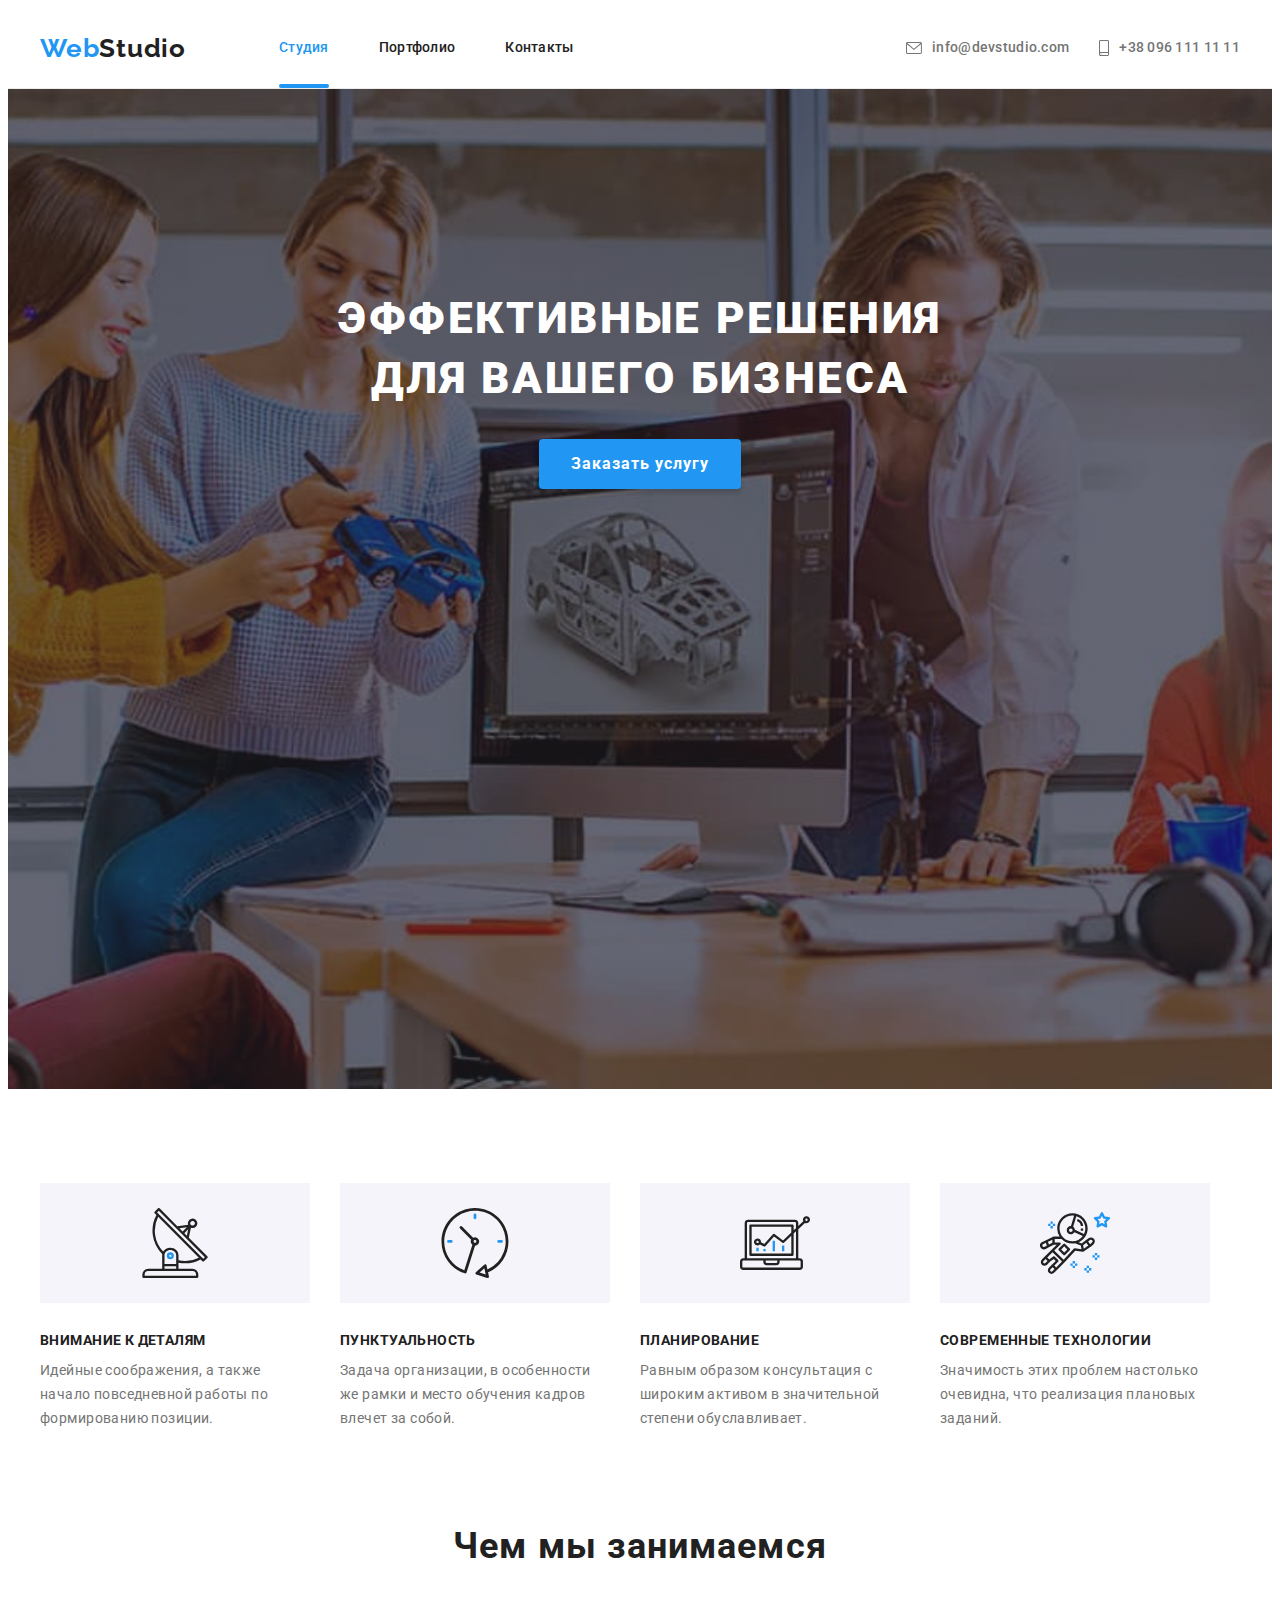
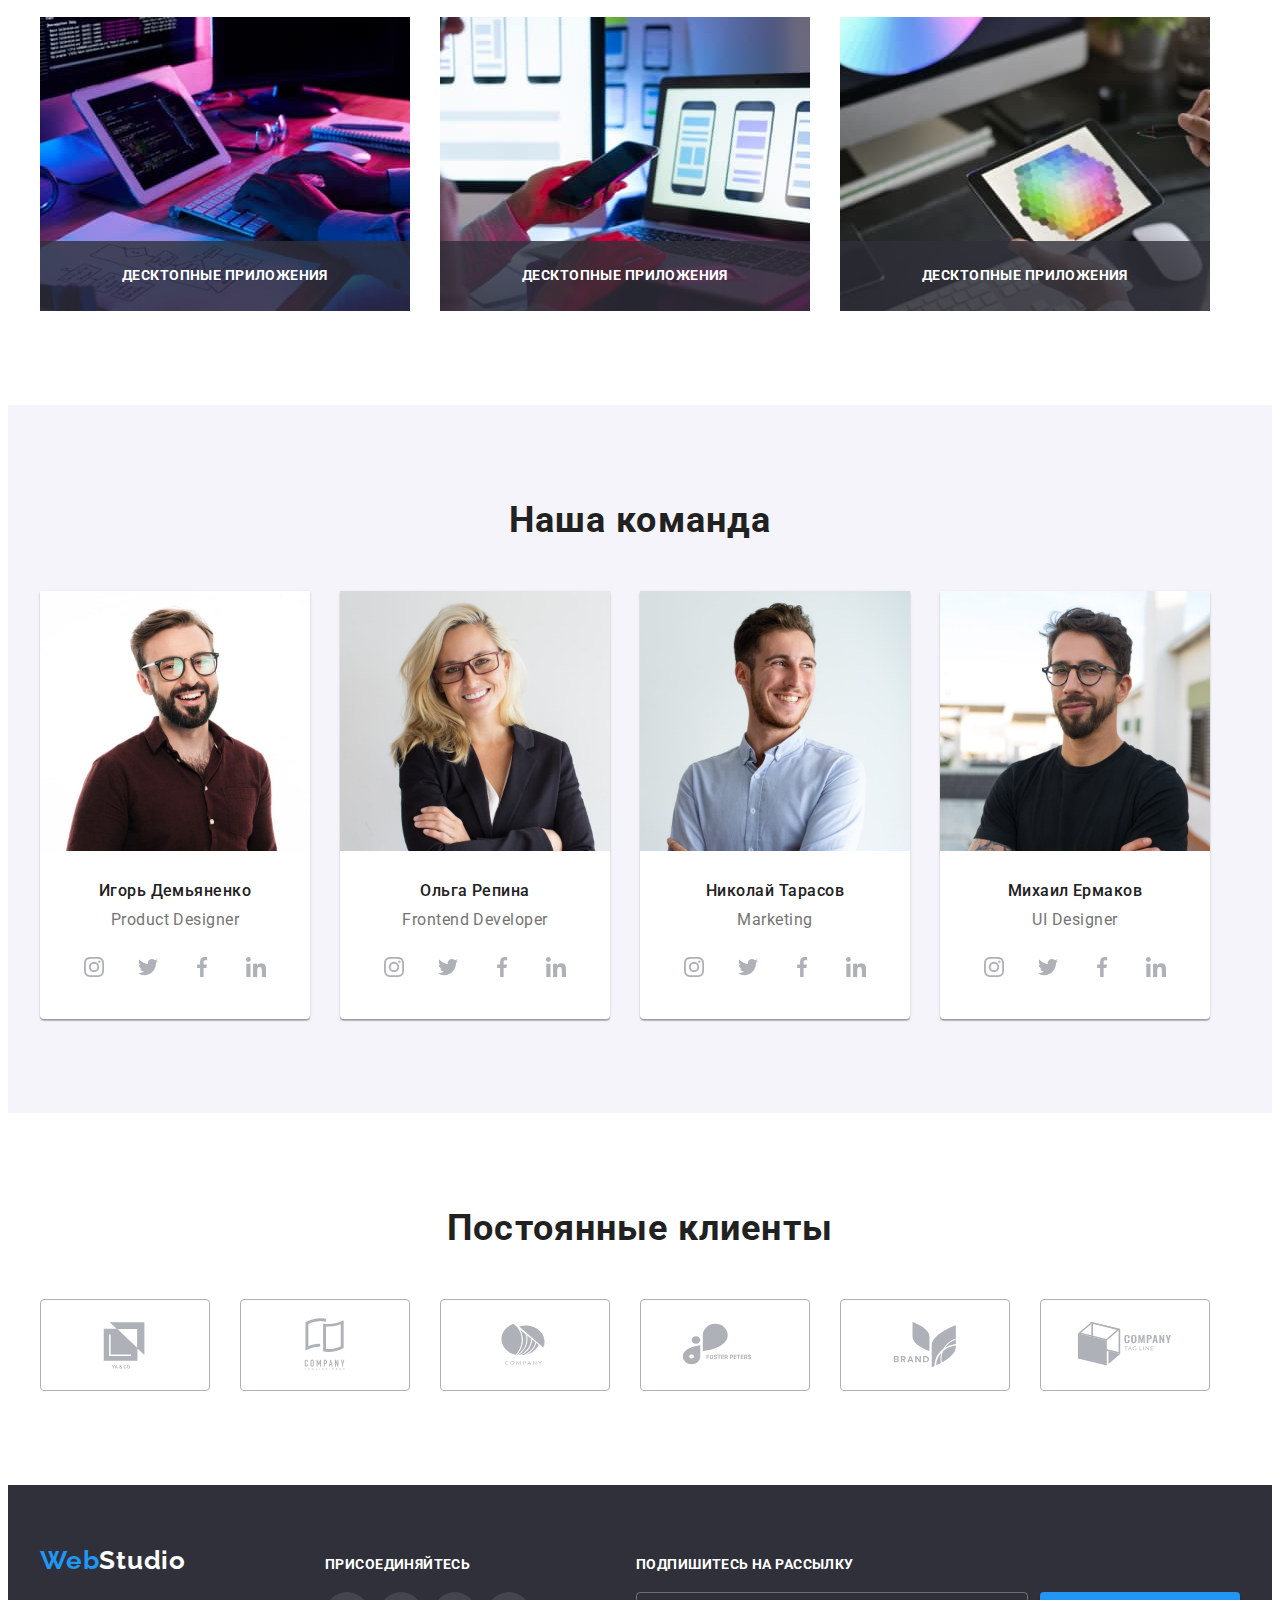
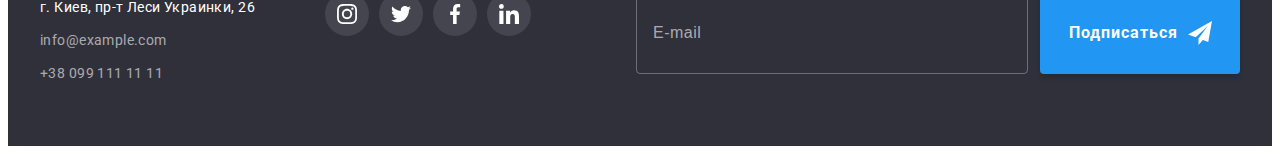
<file: index.html>
<!DOCTYPE html>
<html lang="ru">
<head>
    <meta charset="UTF-8">
    <meta http-equiv="X-UA-Compatible" content="IE=edge">
    <meta name="viewport" content="width=device-width, initial-scale=1.0">
    <title>Document</title>
    <link rel="preconnect" href="https://fonts.googleapis.com">
    <link rel="preconnect" href="https://fonts.gstatic.com" crossorigin>
    <link href="https://fonts.googleapis.com/css2?family=Raleway:wght@700&family=Roboto:wght@400;500;700;900&display=swap"
        rel="stylesheet">
    <link rel="stylesheet" href="https://cdnjs.cloudflare.com/ajax/libs/modern-normalize/1.1.0/modern-normalize.min.css"
        integrity="sha512-wpPYUAdjBVSE4KJnH1VR1HeZfpl1ub8YT/NKx4PuQ5NmX2tKuGu6U/JRp5y+Y8XG2tV+wKQpNHVUX03MfMFn9Q=="
        crossorigin="anonymous" referrerpolicy="no-referrer" />
        <link rel="stylesheet" href="./css/main.min.css">
</head>
<body>
    <header class="heading">
        <div class="container heading__container">
            <nav class="navigation">
                <a class="logo navigation__logo link" href="">Web<span class="title-logo-color">Studio</span></a>
                <ul class="menu list">
                    <li class="menu__item">
                        <a class="menu__link current link" href="./index.html">Студия</a>
                    </li>
                    <li class="menu__item">
                        <a class="menu__link link" href="./portfolio.html">Портфолио</a>
                    </li>
                    <li class="menu__item">
                        <a class="menu__link link" href="">Контакты</a>
                    </li>
                </ul>
            </nav>
            <ul class="contact-title list">
                <li class="contact-title__item">
                    <a class="contact-title__link link"
                        href="mailto:info@devstudio.com">
                        <svg class="contact-title__icon" width="16" height="12" >
                            <use href="./images/icons.svg#envelope"></use>
                        </svg>
                        info@devstudio.com</a></li>
                <li class="contact-title__item">
                    <a class="contact-title__link link" href="tel:+380961111111">
                        <svg class="contact-title__icon" width="10" height="16">
                            <use href="./images/icons.svg#smartphone"></use>
                        </svg>
                        +38 096 111 11 11</a>
                </li>
            </ul>
        </div>
    </header>
    <main>
        <section class="hero section">
            <div class="container">
                <h1 class="hero-title">Эффективные решения<br> для вашего бизнеса</h1>
                <button class="modal-btn hero__modal-btn" type="button" data-modal-open>Заказать услугу</button>
            </div>
        </section>
        <section class="about section">
            <div class="container">
                <ul class="about-list list">
                    <li class="about-list__item">
                        <div class="about-list__container">
                            <svg class="about-list__icon" width="70" height="70">
                            <use href="./images/icons.svg#antenna"></use>
                        </svg>
                    </div>
                        <h3 class="about-list__title">Внимание к деталям</h3>
                        <p class="about-list__description">Идейные соображения, а также начало повседневной работы по формированию
                            позиции.</p>
                    </li>
                    <li class="about-list__item">
                        <div class="about-list__container">
                            <svg class="about-list__icon" width="70" height="70">
                                <use href="./images/icons.svg#clock"></use>
                            </svg>
                        </div>
                        <h3 class="about-list__title">Пунктуальность</h3>
                        <p class="about-list__description">Задача организации, в особенности же рамки и место обучения кадров влечет за
                            собой.</p>
                    </li>
                    <li class="about-list__item">
                        <div class="about-list__container">
                            <svg class="about-list__icon" width="70" height="70">
                                <use href="./images/icons.svg#diagram"></use>
                            </svg>
                        </div>
                        <h3 class="about-list__title">Планирование</h3>
                        <p class="about-list__description">Равным образом консультация с широким активом в значительной степени
                            обуславливает.</p>
                    </li>
                    <li class="about-list__item">
                        <div class="about-list__container">
                            <svg class="about-list__icon" width="70" height="70">
                            <use href="./images/icons.svg#astronaut"></use>
                        </svg>
                    </div>
                        <h3 class="about-list__title">Современные технологии</h3>
                        <p class="about-list__description">Значимость этих проблем настолько очевидна, что реализация плановых заданий.
                        </p>
                    </li>
                </ul>
            </div>
        </section>
        <section class="specificity section">
            <div class="container">
                <h2 class="specificity-title">Чем мы занимаемся</h2>
                <ul class="specificity-list list">
                    <li class="specificity-card"><img class="specificity-photo" src="./images/work-img-1.jpg"
                            alt="Сотрудник печатает на клавиатуре" width="370" height="294">
                        <p class="specificity-description">Десктопные приложения</p>
                        </li>
                    <li class="specificity-card"><img class="specificity-photo" src="./images/work-img-2.jpg"
                            alt="Сотрудник работает на ноутбуке" width="370" height="294">
                        <p class="specificity-description">Десктопные приложения</p>
                        </li>
                    <li class="specificity-card"><img class="specificity-photo" src="./images/work-img-3.jpg"
                            alt="Сотрудник работает на планшете" width="370" height="294">
                        <p class="specificity-description">Десктопные приложения</p>
                        </li>
                </ul>
            </div>
        </section>
        <section class="team section">
            <div class="container">
                <h2 class="team-title">Наша команда</h2>
                <ul class="team-list list">
                    <li class="team-card">
                        <img class="team-list-photo" src="./images/worker-img-1.jpg" alt="Фото продукт-дизайнера" width="270"
                            height="260">
                        <div class="team-card-wrapper">
                            <h3 class="team-list-worker">Игорь Демьяненко</h3>
                            <p class="team-list-position" lang="en">Product Designer</p>
                            <ul class="social-list list">
                                <li class="social-item">
                                    <a class="social-list-link social-icons" href="">
                                        <svg width="20" height="20">
                                            <use href="./images/icons.svg#instagram"></use>
                                        </svg>
                                    </a>
                                </li>
                                <li class="social-item">
                                    <a class="social-list-link social-icons" href="">
                                        <svg width="20" height="20">
                                            <use href="./images/icons.svg#twitter"></use>
                                        </svg>
                                    </a>
                                </li>
                                <li class="social-item">
                                    <a class="social-list-link social-icons" href="">
                                        <svg width="20" height="20">
                                            <use href="./images/icons.svg#facebook"></use>
                                        </svg>
                                    </a>
                                </li>
                                <li class="social-item">
                                    <a class="social-list-link social-icons" href="">
                                        <svg width="20" height="20">
                                            <use href="./images/icons.svg#linkedin"></use>
                                        </svg>
                                    </a>
                                </li>
                            </ul>
                        </div>
                    </li>
                    <li class="team-card">
                        <img class="team-list-photo" src="./images/worker-img-2.jpg" alt="Фото фронтент-разработчика" width="270"
                            height="260">
                        <div class="team-card-wrapper">
                            <h3 class="team-list-worker">Ольга Репина</h3>
                            <p class="team-list-position" lang="en">Frontend Developer</p>
                            <ul class="social-list list">
                                <li class="social-item">
                                    <a class="social-list-link social-icons" href="">
                                        <svg width="20" height="20">
                                            <use href="./images/icons.svg#instagram"></use>
                                        </svg>
                                    </a>
                                </li>
                                <li class="social-item">
                                    <a class="social-list-link social-icons" href="">
                                        <svg width="20" height="20">
                                            <use href="./images/icons.svg#twitter"></use>
                                        </svg>
                                    </a>
                                </li>
                                <li class="social-item">
                                    <a class="social-list-link social-icons" href="">
                                        <svg width="20" height="20">
                                            <use href="./images/icons.svg#facebook"></use>
                                        </svg>
                                    </a>
                                </li>
                                <li class="social-item">
                                    <a class="social-list-link social-icons" href="">
                                        <svg width="20" height="20">
                                            <use href="./images/icons.svg#linkedin"></use>
                                        </svg>
                                    </a>
                                </li>
                            </ul>
                        </div>
                    </li>
                    <li class="team-card">
                        <img class="team-list-photo" src="./images/worker-img-3.jpg" alt="Фото маркетолога" width="270" height="260">
                        <div class="team-card-wrapper">
                            <h3 class="team-list-worker">Николай Тарасов</h3>
                            <p class="team-list-position" lang="en">Marketing</p>
                            <ul class="social-list list">
                                <li class="social-item">
                                    <a class="social-list-link social-icons" href="">
                                        <svg width="20" height="20">
                                            <use href="./images/icons.svg#instagram"></use>
                                        </svg>
                                    </a>
                                </li>
                                <li class="social-item">
                                    <a class="social-list-link social-icons" href="">
                                        <svg width="20" height="20">
                                            <use href="./images/icons.svg#twitter"></use>
                                        </svg>
                                    </a>
                                </li>
                                <li class="social-item">
                                    <a class="social-list-link social-icons" href="">
                                        <svg width="20" height="20">
                                            <use href="./images/icons.svg#facebook"></use>
                                        </svg>
                                    </a>
                                </li>
                                <li class="social-item">
                                    <a class="social-list-link social-icons" href="">
                                        <svg width="20" height="20">
                                            <use href="./images/icons.svg#linkedin"></use>
                                        </svg>
                                    </a>
                                </li>
                            </ul>
                        </div>
                    </li>
                    <li class="team-card">
                        <img class="team-list-photo" src="./images/worker-img-4.jpg" alt="Фото дизайнера" width="270" height="260">
                        <div class="team-card-wrapper">
                            <h3 class="team-list-worker">Михаил Ермаков</h3>
                            <p class="team-list-position" lang="en">UI Designer</p>
                            <ul class="social-list list">
                                <li class="social-item">
                                    <a class="social-list-link social-icons" href="">
                                        <svg width="20" height="20">
                                            <use href="./images/icons.svg#instagram"></use>
                                        </svg>
                                    </a>
                                </li>
                                <li class="social-item">
                                    <a class="social-list-link social-icons" href="">
                                        <svg width="20" height="20">
                                            <use href="./images/icons.svg#twitter"></use>
                                        </svg>
                                    </a>
                                </li>
                                <li class="social-item">
                                    <a class="social-list-link social-icons" href="">
                                        <svg width="20" height="20">
                                            <use href="./images/icons.svg#facebook"></use>
                                        </svg>
                                    </a>
                                </li>
                                <li class="social-item">
                                    <a class="social-list-link social-icons" href="">
                                        <svg width="20" height="20">
                                            <use href="./images/icons.svg#linkedin"></use>
                                        </svg>
                                    </a>
                                </li>
                            </ul>
                        </div>
                    </li>
                </ul>                           
            </div>
        </section>
        <section class="clients section">
            <div class="container">
                <h2 class="clients-title">Постоянные клиенты</h2>
                <ul class="clients-list list">
                    <li class="clients-item">
                        <a class="clients-list-link" href="">
                            <svg width="106" height="60">
                                <use href="./images/icons.svg#logo-1"></use>
                            </svg>
                        </a>
                    </li>
                    <li class="clients-item">
                        <a class="clients-list-link" href="">
                            <svg width="106" height="60">
                                <use href="./images/icons.svg#logo-2"></use>
                            </svg>
                        </a>
                    </li>
                    <li class="clients-item">
                        <a class="clients-list-link" href="">
                            <svg width="106" height="60">
                                <use href="./images/icons.svg#logo-3"></use>
                            </svg>
                        </a>
                    </li>
                    <li class="clients-item">
                        <a class="clients-list-link" href="">
                            <svg width="106" height="60">
                                <use href="./images/icons.svg#logo-4"></use>
                            </svg>
                        </a>
                    </li>
                    <li class="clients-item">
                        <a class="clients-list-link" href="">
                            <svg width="106" height="60">
                                <use href="./images/icons.svg#logo-5"></use>
                            </svg>
                        </a>
                    </li>
                    <li class="clients-item">
                        <a class="clients-list-link" href="">
                            <svg width="106" height="60">
                                <use href="./images/icons.svg#logo-6"></use>
                            </svg>
                        </a>
                    </li>
                </ul>
            </div>
        </section>
    </main>
    <footer class="bottom">
        <div class="container-bottom container">
            <div class="container-left">
                <a class="bottom-logo logo link" href="">Web<span class="bottom-logo-color">Studio</span></a>
                <address class="bottom-contact">
                    <ul class="bottom-contact-list list">
                        <li class="bottom-contact-item">
                            <a class="bottom-contact-list-address link" href="">г. Киев, пр-т Леси Украинки, 26</a>
                        </li>
                        <li class="bottom-contact-item">
                            <a class="bottom-contact-list-link link" href="mailto:info@example.com">info@example.com</a>
                        </li>
                        <li class="bottom-contact-item">
                            <a class="bottom-contact-list-link link" href="tel:+380991111111">+38 099 111 11 11</a>
                        </li>
                    </ul>
                </address>
            </div>
            <div class="container-join">
                <p class="bottom-title">присоединяйтесь</p>
                <ul class="bottom-social-list list">
                    <li class="bottom-social-item">
                        <a class="bottom-social-list-link social-icons" href="">
                            <svg width="20" height="20">
                                <use href="./images/icons.svg#instagram"></use>
                            </svg>
                        </a>
                    </li>
                    <li class="bottom-social-item">
                        <a class="bottom-social-list-link social-icons" href="">
                            <svg width="20" height="20">
                                <use href="./images/icons.svg#twitter"></use>
                            </svg>
                        </a>
                    </li>
                    <li class="bottom-social-item">
                        <a class="bottom-social-list-link social-icons" href="">
                            <svg width="20" height="20">
                                <use href="./images/icons.svg#facebook"></use>
                            </svg>
                        </a>
                    </li>
                    <li class="bottom-social-item">
                        <a class="bottom-social-list-link social-icons" href="">
                            <svg width="20" height="20">
                                <use href="./images/icons.svg#linkedin"></use>
                            </svg>
                        </a>
                    </li>
                </ul>
            </div>
            <form class="subscription-form">
                <p class="subscription-title">подпишитесь на рассылку</p>
                <div class="subscription-container">
                    <label for="mail">
                        <input class="subscription-form-input" name="email" placeholder="E-mail" type="email" id="mail">
                    </label>
                    <button class="subscription-form-submit modal-btn" type="submit">Подписаться
                        <svg class="subscription-form-icon" width="24" height="24">
                            <use href="./images/icons.svg#icon-send"></use>
                        </svg>
                    </button>
                </div>
            </form>
        </div>
    </footer>
    <div class="backdrop is-hidden" data-modal>
        <div class="modal">
            <button type="button" class="modal-close-btn" data-modal-close>
                <svg class="modal-close-icon" width="18" height="18">
                    <use href="./images/icons.svg#close-icon"></use>
                </svg>
            </button>
            <form class="contact-form">
                <b class="contact-form-title">Оставьте свои данные, мы вам перезвоним</b>
                <label class="contact-form-field" for="name">Имя</label>
                <div class="contact-form-inpunt-wrapper">
                    <input name="user_name" class="contact-form-inpunt" id="name" type="text">
                    <svg class="contact-form-icon" width="18" height="18">
                        <use href="./images/icons.svg#icon-person"></use>
                    </svg>
                </div>
                <label class="contact-form-field" for="tel">Телефон</label>
                <div class="contact-form-inpunt-wrapper">
                    <input name="user_phone" class="contact-form-inpunt" type="tel" id="tel">
                    <svg class="contact-form-icon" width="18" height="18">
                        <use href="./images/icons.svg#icon-phone"></use>
                    </svg>
                </div>
                <label class="contact-form-field" for="user-mail">Почта</label>
                <div class="contact-form-inpunt-wrapper">
                    <input name="mail" class="contact-form-inpunt" type="email" id="user-mail">
                    <svg class="contact-form-icon" width="18" height="18">
                        <use href="./images/icons.svg#icon-email"></use>
                    </svg>
                </div>
                <label class="contact-form-field" for="message">Комментарий</label>
                <textarea name="user_message" class="contact-form-message" id="message" placeholder="Введите текст"></textarea>
                <div class="contact-form-checkbox-wrapper">
                    <input name="accept-policy" class="contact-form-checkbox" id="checkbox-policy" type="checkbox" required>
                    <label class="contact-form-checkbox-label" for="checkbox-policy">Соглашаюсь с рассылкой и принимаю&nbsp;
                        <a class="contact-form-policy " href="">Условия договора</a>
                    </label>
                </div>
                <button class="contact-form-submit modal-btn" type="submit">Отправить</button>
            </form>
        </div>
    </div>
    <script src="./js/modal.js"></script>
</body>
</html>
</file>
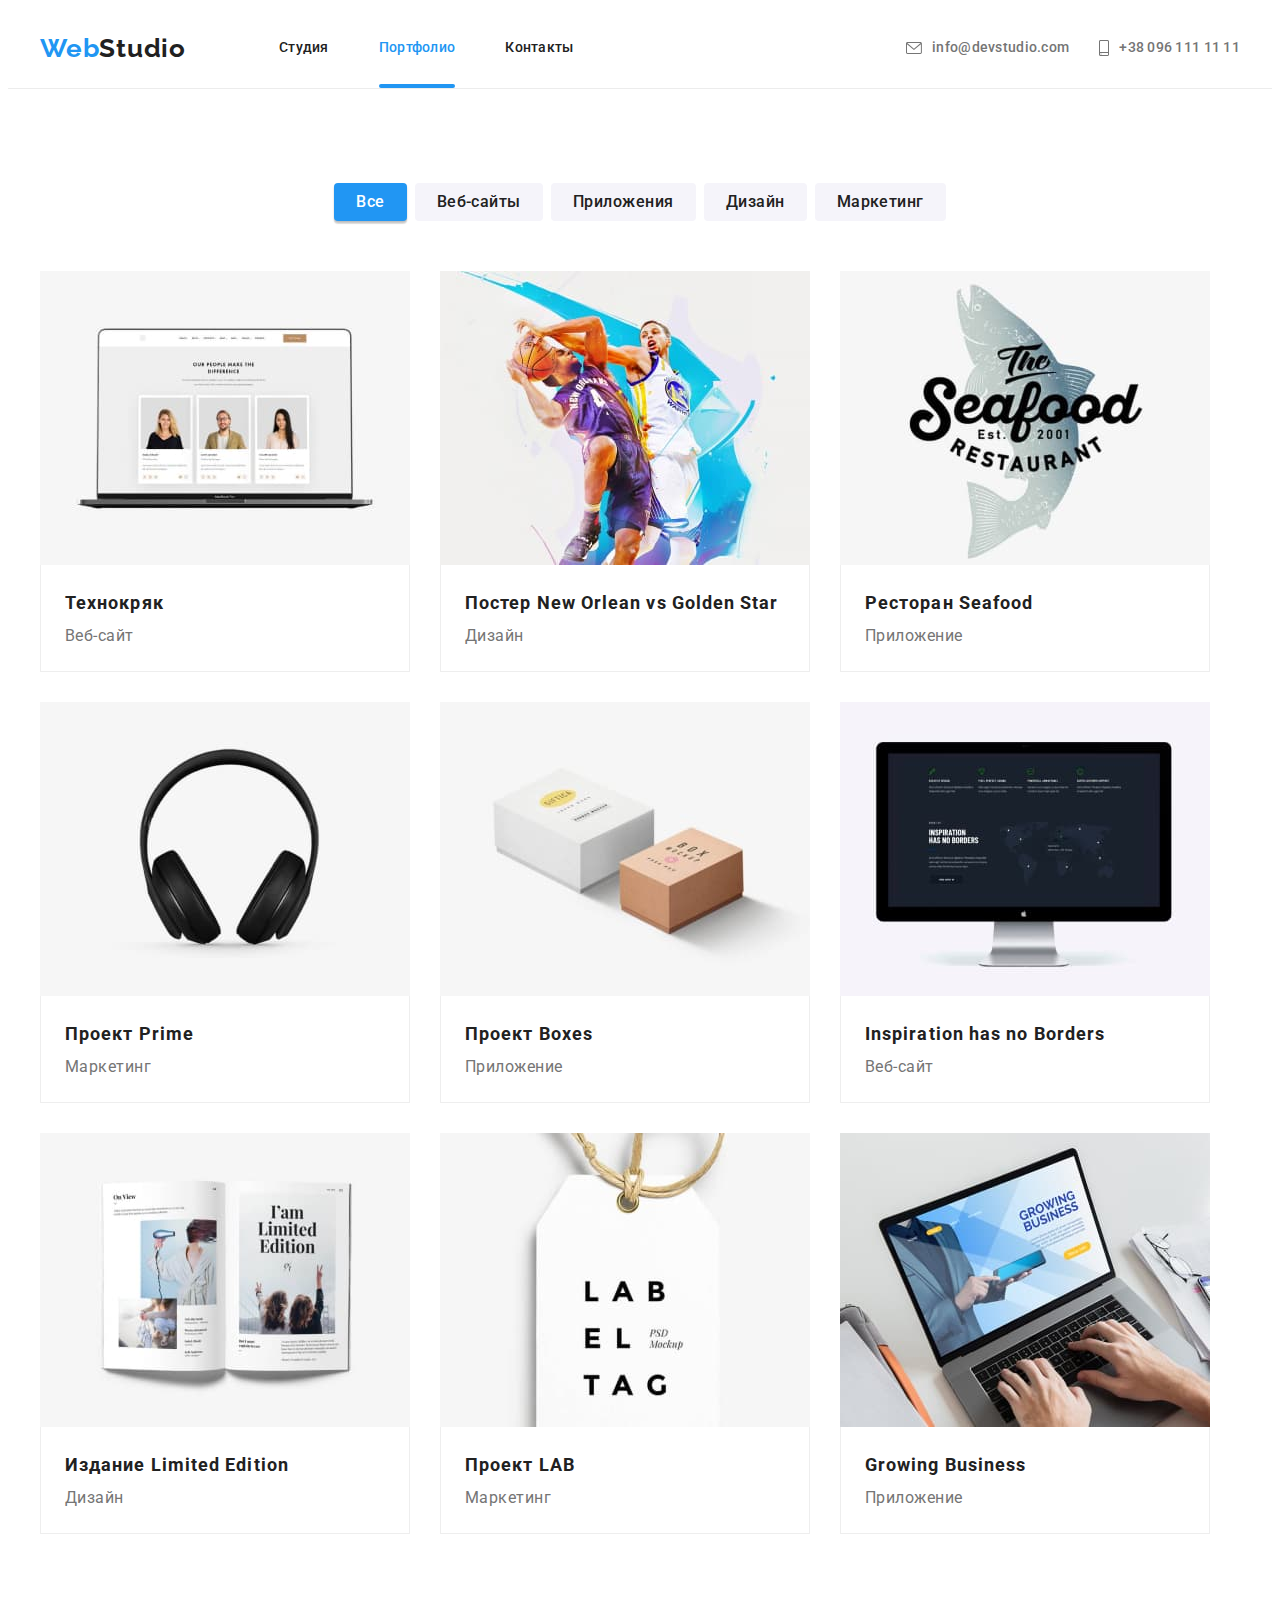
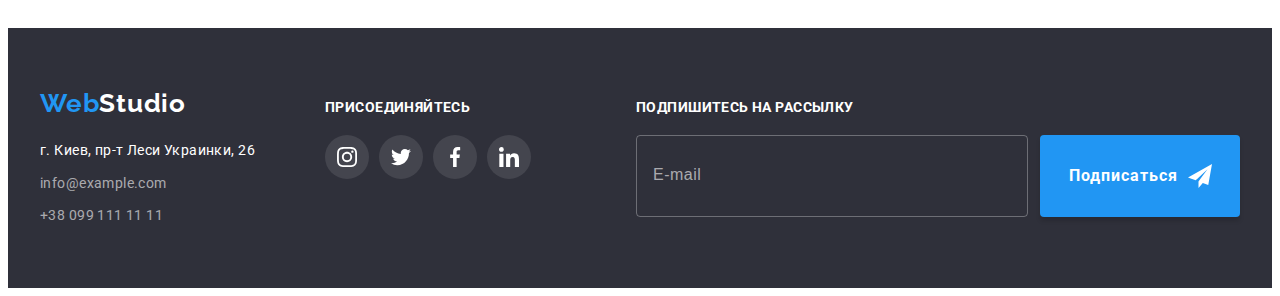
<file: portfolio.html>
<!DOCTYPE html>
<html lang="ru">

<head>
    <meta charset="UTF-8">
    <meta http-equiv="X-UA-Compatible" content="IE=edge">
    <meta name="viewport" content="width=device-width, initial-scale=1.0">
    <title>Document</title>
    <link rel="preconnect" href="https://fonts.googleapis.com">
    <link rel="preconnect" href="https://fonts.gstatic.com" crossorigin>
    <link
        href="https://fonts.googleapis.com/css2?family=Raleway:wght@700&family=Roboto:wght@400;500;700;900&display=swap"
        rel="stylesheet">
    <link rel="stylesheet" href="https://cdnjs.cloudflare.com/ajax/libs/modern-normalize/1.1.0/modern-normalize.min.css"
        integrity="sha512-wpPYUAdjBVSE4KJnH1VR1HeZfpl1ub8YT/NKx4PuQ5NmX2tKuGu6U/JRp5y+Y8XG2tV+wKQpNHVUX03MfMFn9Q=="
        crossorigin="anonymous" referrerpolicy="no-referrer" />
    <link rel="stylesheet" href="./css/main.min.css">
</head>

<body>
    <header class="heading">
        <div class="container heading__container">
            <nav class="navigation">
                <a class="logo navigation__logo link" href="">Web<span class="title-logo-color">Studio</span></a>
                <ul class="menu list">
                    <li class="menu__item">
                        <a class="menu__link link" href="./index.html">Студия</a>
                    </li>
                    <li class="menu__item">
                        <a class="menu__link current link" href="./portfolio.html">Портфолио</a>
                    </li>
                    <li class="menu__item">
                        <a class="menu__link link" href="">Контакты</a>
                    </li>
                </ul>
            </nav>
            <ul class="contact-title list">
                <li class="contact-title__item">
                    <a class="contact-title__link link" href="mailto:info@devstudio.com">
                        <svg class="contact-title__icon" width="16" height="12">
                            <use href="./images/icons.svg#envelope"></use>
                        </svg>
                        info@devstudio.com</a>
                </li>
                <li class="contact-title__item">
                    <a class="contact-title__link link" href="tel:+380961111111">
                        <svg class="contact-title__icon" width="10" height="16">
                            <use href="./images/icons.svg#smartphone"></use>
                        </svg>
                        +38 096 111 11 11</a>
                </li>
            </ul>
        </div>
    </header>
    <main>
        <section class="portfolio section">
            <div class="container">
                <ul class="filter-list list">
                    <li class="filter-item"><button class="filter-list-button first" type="button">Все</button></li>
                    <li class="filter-item"><button class="filter-list-button" type="button">Веб-сайты</button></li>
                    <li class="filter-item"><button class="filter-list-button" type="button">Приложения</button></li>
                    <li class="filter-item"><button class="filter-list-button" type="button">Дизайн</button></li>
                    <li class="filter-item"><button class="filter-list-button" type="button">Маркетинг</button></li>
                </ul>
                <ul class="portfolio-list list">
                    <li class="portfolio-item">
                        <a href="" class="portfolio-link link">
                            <div class="portfolio-link-wrapper">
                                <img class="portfolio-list-photo" src="./images/examples-img-1.jpg" alt="Фото работ" width="370" height="294">
                                <p class="portfolio-overlay">
                                    Ресурс предлагает комплексные предложения с разным уровнем функционала и сервисов. Все это позволит посетителю
                                    получить
                                    исчерпывающие сведения о компании или частном лице.
                                </p>
                            </div>
                            <div class="portfolio-item-wrapper">
                                <h3 class="portfolio-list-title">Технокряк</h3>
                                <p class="portfolio-list-description">Веб-сайт</p>
                            </div>
                        </a>
                    </li>
                    <li class="portfolio-item">
                        <a href="" class="portfolio-link link">
                            <div class="portfolio-link-wrapper">
                                <img class="portfolio-list-photo" src="./images/examples-img-2.jpg" alt="Фото работ" width="370" height="294">
                                <p class="portfolio-overlay">
                                    Ресурс предлагает комплексные предложения с разным уровнем функционала и сервисов. Все это позволит посетителю
                                    получить
                                    исчерпывающие сведения о компании или частном лице.
                                </p> 
                            </div>
                            <div class="portfolio-item-wrapper">
                                <h3 class="portfolio-list-title">Постер New Orlean vs Golden Star</h3>
                                <p class="portfolio-list-description">Дизайн</p>
                            </div>
                        </a>
                    </li>
                    <li class="portfolio-item">
                        <a href="" class="portfolio-link link">
                            <div class="portfolio-link-wrapper">
                                <img class="portfolio-list-photo" src="./images/examples-img-3.jpg" alt="Фото работ" width="370" height="294">
                                <p class="portfolio-overlay">
                                    Ресурс предлагает комплексные предложения с разным уровнем функционала и сервисов. Все это позволит посетителю
                                    получить
                                    исчерпывающие сведения о компании или частном лице.
                                </p>
                            </div>
                            <div class="portfolio-item-wrapper">
                                <h3 class="portfolio-list-title">Ресторан Seafood</h3>
                                <p class="portfolio-list-description">Приложение</p>
                            </div>
                        </a>
                    </li>
                    <li class="portfolio-item">
                        <a href="" class="portfolio-link link">
                            <div class="portfolio-link-wrapper">
                                <img class="portfolio-list-photo" src="./images/examples-img-4.jpg" alt="Фото работ" width="370" height="294">
                                <p class="portfolio-overlay">
                                    Ресурс предлагает комплексные предложения с разным уровнем функционала и сервисов. Все это позволит посетителю
                                    получить
                                    исчерпывающие сведения о компании или частном лице.
                                </p>
                            </div>
                            <div class="portfolio-item-wrapper">
                                <h3 class="portfolio-list-title">Проект Prime</h3>
                                <p class="portfolio-list-description">Маркетинг</p>
                            </div>
                        </a>
                    </li>
                    <li class="portfolio-item">
                        <a href="" class="portfolio-link link">
                            <div class="portfolio-link-wrapper">
                                <img class="portfolio-list-photo" src="./images/examples-img-5.jpg" alt="Фото работ" width="370" height="294">
                                <p class="portfolio-overlay">
                                    Ресурс предлагает комплексные предложения с разным уровнем функционала и сервисов. Все это позволит посетителю
                                    получить
                                    исчерпывающие сведения о компании или частном лице.
                                </p>
                            </div>
                            <div class="portfolio-item-wrapper">
                                <h3 class="portfolio-list-title">Проект Boxes</h3>
                                <p class="portfolio-list-description">Приложение</p>
                            </div>
                        </a>
                    </li>
                    <li class="portfolio-item">
                        <a href="" class="portfolio-link link">
                            <div class="portfolio-link-wrapper">
                                <img class="portfolio-list-photo" src="./images/examples-img-6.jpg" alt="Фото работ" width="370" height="294">
                                <p class="portfolio-overlay">
                                    Ресурс предлагает комплексные предложения с разным уровнем функционала и сервисов. Все это позволит посетителю
                                    получить
                                    исчерпывающие сведения о компании или частном лице.
                                </p>
                            </div>
                            <div class="portfolio-item-wrapper">
                                <h3 class="portfolio-list-title">Inspiration has no Borders</h3>
                                <p class="portfolio-list-description">Веб-сайт</p>
                            </div>
                        </a>
                    </li>
                    <li class="portfolio-item">
                        <a href="" class="portfolio-link link">
                            <div class="portfolio-link-wrapper">
                                <img class="portfolio-list-photo" src="./images/examples-img-7.jpg" alt="Фото работ" width="370" height="294">
                                <p class="portfolio-overlay">
                                    Ресурс предлагает комплексные предложения с разным уровнем функционала и сервисов. Все это позволит посетителю
                                    получить
                                    исчерпывающие сведения о компании или частном лице.
                                </p>
                            </div>
                            <div class="portfolio-item-wrapper">
                                <h3 class="portfolio-list-title">Издание Limited Edition</h3>
                                <p class="portfolio-list-description">Дизайн</p>
                            </div>
                        </a>
                    </li>
                    <li class="portfolio-item">
                        <a href="" class="portfolio-link link">
                            <div class="portfolio-link-wrapper">
                                <img class="portfolio-list-photo" src="./images/examples-img-8.jpg" alt="Фото работ" width="370" height="294">
                                <p class="portfolio-overlay">
                                    Ресурс предлагает комплексные предложения с разным уровнем функционала и сервисов. Все это позволит посетителю
                                    получить
                                    исчерпывающие сведения о компании или частном лице.
                                </p>
                            </div>
                            <div class="portfolio-item-wrapper">
                                <h3 class="portfolio-list-title">Проект LAB</h3>
                                <p class="portfolio-list-description">Маркетинг</p>
                            </div>
                        </a>
                    </li>
                    <li class="portfolio-item">
                        <a href="" class="portfolio-link link">
                            <div class="portfolio-link-wrapper">
                                <img class="portfolio-list-photo" src="./images/examples-img-9.jpg" alt="Фото работ" width="370" height="294">
                                <p class="portfolio-overlay">
                                    Ресурс предлагает комплексные предложения с разным уровнем функционала и сервисов. Все это позволит посетителю
                                    получить
                                    исчерпывающие сведения о компании или частном лице.
                                </p>
                            </div>
                            <div class="portfolio-item-wrapper">
                                <h3 class="portfolio-list-title">Growing Business</h3>
                                <p class="portfolio-list-description">Приложение</p>
                            </div>
                        </a>
                    </li>
                </ul>
            </div>
        </section>
    </main>
    <footer class="bottom">
        <div class="container-bottom container">
            <div class="container-left">
                <a class="bottom-logo logo link" href="">Web<span class="bottom-logo-color">Studio</span></a>
                <address class="bottom-contact">
                    <ul class="bottom-contact-list list">
                        <li class="bottom-contact-item">
                            <a class="bottom-contact-list-address link" href="">г. Киев, пр-т Леси Украинки, 26</a>
                        </li>
                        <li class="bottom-contact-item">
                            <a class="bottom-contact-list-link link" href="mailto:info@example.com">info@example.com</a>
                        </li>
                        <li class="bottom-contact-item">
                            <a class="bottom-contact-list-link link" href="tel:+380991111111">+38 099 111 11 11</a>
                        </li>
                    </ul>
                </address>
            </div>
            <div class="container-join">
                <p class="bottom-title">присоединяйтесь</p>
                <ul class="bottom-social-list list">
                    <li class="bottom-social-item">
                        <a class="bottom-social-list-link social-icons" href="">
                            <svg width="20" height="20">
                                <use href="./images/icons.svg#instagram"></use>
                            </svg>
                        </a>
                    </li>
                    <li class="bottom-social-item">
                        <a class="bottom-social-list-link social-icons" href="">
                            <svg width="20" height="20">
                                <use href="./images/icons.svg#twitter"></use>
                            </svg>
                        </a>
                    </li>
                    <li class="bottom-social-item">
                        <a class="bottom-social-list-link social-icons" href="">
                            <svg width="20" height="20">
                                <use href="./images/icons.svg#facebook"></use>
                            </svg>
                        </a>
                    </li>
                    <li class="bottom-social-item">
                        <a class="bottom-social-list-link social-icons" href="">
                            <svg width="20" height="20">
                                <use href="./images/icons.svg#linkedin"></use>
                            </svg>
                        </a>
                    </li>
                </ul>
            </div>
            <form class="subscription-form">
                <p class="subscription-title">подпишитесь на рассылку</p>
                <div class="subscription-container">
                    <label for="mail">
                        <input class="subscription-form-input" name="email" placeholder="E-mail" type="email" id="mail">
                    </label>
                    <button class="subscription-form-submit modal-btn" type="submit">Подписаться
                        <svg class="subscription-form-icon" width="24" height="24">
                            <use href="./images/icons.svg#icon-send"></use>
                        </svg>
                    </button>
                </div>
            </form>
        </div>
    </footer>
    </body>
    </html>
</file>
<file: css/main.min.css>
:root{--primary-font-family: "Roboto", sans-serif;--secondary-font-family: "Raleway", sans-serif;--primary-accent-color: #2196f3;--primary-text-color: #212121;--secondary-text-color: #757575;--primary-background-color: #2f303a;--secondary-background-color: #f5f4fa;--secondary-accent-color: #ffffff;--primery-icon-coplor: #afb1b8}.visually-hidden{position:absolute;width:1px;height:1px;margin:-1px;border:0;padding:0;white-space:nowrap;clip-path:inset(100%);clip:rect(0 0 0 0);overflow:hidden}body{font-family:var(--primary-font-family);color:var(--primary-text-color)}h1,h2,h3,p{margin-top:0;margin-bottom:0}ul{margin-top:0;margin-bottom:0;padding-left:0}img{display:block;max-width:100%;height:auto}.list{list-style:none}.link{text-decoration:none}.section{padding-top:94px;padding-bottom:94px}.container{width:1200px;padding-left:15px;padding-right:15px;margin-left:auto;margin-right:auto}.logo{font-family:var(--secondary-font-family);font-weight:700;font-size:26px;line-height:1.19;letter-spacing:0.03em;color:var(--primary-accent-color)}.menu__link.current{color:var(--primary-accent-color)}.menu__link.current::after{position:absolute;left:0;bottom:0;content:"";width:100%;height:4px;background-color:var(--primary-accent-color);border-radius:2px}.modal-btn{min-width:200px;font-family:inherit;font-weight:700;font-size:16px;line-height:1.87;letter-spacing:0.06em;color:var(--secondary-accent-color);background:var(--primary-accent-color);box-shadow:0px 4px 4px rgba(0,0,0,0.15);border-radius:4px;border:none;cursor:pointer;transition:background 250ms cubic-bezier(0.4, 0, 0.2, 1)}.modal-btn:hover,.modal-btn:focus{background:#188ce8}.social-icons{display:flex;align-items:center;justify-content:center;width:44px;height:44px;border-radius:50%}.backdrop{position:fixed;top:0;left:0;width:100vw;height:100vh;background-color:rgba(0,0,0,0.2);transition:opacity 250ms cubic-bezier(0.4, 0, 0.2, 1),visibility 250ms cubic-bezier(0.4, 0, 0.2, 1)}.backdrop.is-hidden{opacity:0;visibility:hidden;pointer-events:none}.modal{position:absolute;top:50%;left:50%;transform:translate(-50%, -50%);width:528px;height:581px;background-color:var(--secondary-accent-color)}.modal-close-btn{position:absolute;top:8px;right:8px;display:flex;justify-content:center;align-items:center;width:30px;height:30px;border-radius:50%;border:1px solid rgba(0,0,0,0.1);background-color:transparent;padding:0;cursor:pointer;transition:fill 250ms cubic-bezier(0.4, 0, 0.2, 1)}.modal-close-btn:hover,.modal-close-btn:focus{fill:var(--primary-accent-color)}.modal{padding:40px}.contact-form{display:flex;flex-direction:column}.contact-form-title{margin-bottom:12px;font-weight:700;font-size:20px;line-height:1.15;text-align:center;letter-spacing:0.03em}.contact-form-field{margin-bottom:4px;font-size:12px;line-height:1.17;letter-spacing:0.01em;color:var(--secondary-text-color)}.contact-form-inpunt-wrapper{position:relative;margin-bottom:10px}.contact-form-inpunt{height:40px;width:100%;padding:12px 16px 12px 42px;border:1px solid rgba(33,33,33,0.2);border-radius:4px;transition:border-color 250ms cubic-bezier(0.4, 0, 0.2, 1)}.contact-form-inpunt:focus{outline:none;border-color:var(--primary-accent-color)}.contact-form-icon{position:absolute;top:50%;left:12px;transform:translateY(-50%);transition:fill 250ms cubic-bezier(0.4, 0, 0.2, 1)}.contact-form-inpunt:focus+.contact-form-icon{fill:var(--primary-accent-color)}.contact-form-message{width:100%;height:120px;padding:12px 16px;margin-bottom:20px;border:1px solid rgba(33,33,33,0.2);border-radius:4px;resize:none;transition:border-color 250ms cubic-bezier(0.4, 0, 0.2, 1)}.contact-form-message:focus{outline:none;border-color:var(--primary-accent-color)}.contact-form-message::placeholder{font-weight:400;font-size:14px;line-height:1.14;letter-spacing:0.01em;color:rgba(117,117,117,0.5)}.contact-form-checkbox{position:absolute;width:1px;height:1px;margin:-1px;border:0;padding:0;white-space:nowrap;clip-path:inset(100%);clip:rect(0 0 0 0);overflow:hidden}.contact-form-checkbox-label{display:flex;align-items:center;justify-content:center;font-weight:400;font-size:14px;line-height:1.71;letter-spacing:0.03em;color:var(--secondary-text-color);cursor:pointer}.contact-form-checkbox-label::before{display:inline-block;content:'';width:16px;height:15px;border:2px solid var(--primary-text-color);border-radius:2px;margin-right:8px;cursor:pointer}.contact-form-checkbox:checked+.contact-form-checkbox-label::before{background-image:url("../images/icon-check.svg");background-color:var(--primary-accent-color);background-size:contain;border:2px solid var(--primary-accent-color)}.contact-form-checkbox:focus+.contact-form-checkbox-label::before{outline:1px solid var(--primary-text-color)}.contact-form-checkbox-wrapper{margin-bottom:30px}.contact-form-submit{padding:10px 56px;margin:0 auto}.contact-form-policy{color:var(--primary-accent-color)}.heading{border-bottom:1px solid #ececec}.heading__container{display:flex;align-items:center}.navigation{display:flex;align-items:center}.menu{display:flex;align-items:center}.contact-title{display:flex;align-items:center;margin-left:auto}.menu__item:not(:last-child){margin-right:50px}.navigation__logo{margin-right:93px;padding-top:24px;padding-bottom:24px}.title-logo-color{color:var(--primary-text-color)}.menu__link{display:block;position:relative;padding-top:32px;padding-bottom:32px;font-weight:500;font-size:14px;line-height:1.14;letter-spacing:0.02em;color:var(--primary-text-color);transition:color 250ms cubic-bezier(0.4, 0, 0.2, 1)}.menu__link:hover,.menu__link:focus{color:var(--primary-accent-color)}.contact-title__item:not(:last-child){margin-right:30px}.contact-title__link{display:flex;align-items:center;padding-top:32px;padding-bottom:32px;font-style:normal;font-weight:500;font-size:14px;line-height:1.14;letter-spacing:0.02em;color:var(--secondary-text-color);transition:color 250ms cubic-bezier(0.4, 0, 0.2, 1)}.contact-title__link:hover,.contact-title__link:focus{color:var(--primary-accent-color)}.contact-title__icon{fill:currentColor;margin-right:10px}.hero{max-width:1600px;height:600px;margin-left:auto;margin-right:auto;background-image:linear-gradient(rgba(47,48,58,0.4), rgba(47,48,58,0.4)),url(../images/background-hero-Img.jpg);background-size:cover;background-position:center;background-color:#c4c4c4;padding-top:200px;padding-bottom:200px;text-align:center}.hero-title{margin-bottom:30px;font-weight:900;font-size:44px;line-height:1.36;text-align:center;letter-spacing:0.06em;text-transform:uppercase;color:var(--secondary-accent-color)}.hero__modal-btn{justify-content:center;padding:10px 32px}.about-list{display:flex;flex-wrap:wrap}.about-list__item{width:270px}.about-list__item:not(:nth-child(4n)){margin-right:30px}.about-list__container{display:flex;justify-content:center;align-items:center;width:270px;height:120px;margin-bottom:30px;background:var(--secondary-background-color)}.about-list__title{margin-bottom:10px;font-weight:700;font-size:14px;line-height:1.14;letter-spacing:0.03em;text-transform:uppercase}.about-list__description{font-size:14px;line-height:1.71;letter-spacing:0.03em;color:var(--secondary-text-color)}.specificity{padding-top:0px}.specificity-title{margin-bottom:50px;font-weight:700;font-size:36px;line-height:1.17;text-align:center;letter-spacing:0.03em}.specificity-list{display:flex;flex-wrap:wrap}.specificity-card{width:370px;position:relative}.specificity-card:not(:nth-child(3n)){margin-right:30px}.specificity-description{display:flex;position:absolute;bottom:0;color:var(--secondary-accent-color);font-weight:700;font-size:14px;line-height:1.14;letter-spacing:0.03em;text-transform:uppercase;background:rgba(47,48,58,0.8);width:100%;height:70px;align-items:center;justify-content:center}.team{background:var(--secondary-background-color)}.team-title{margin-bottom:50px;font-weight:700;font-size:36px;line-height:1.17;text-align:center;letter-spacing:0.03em}.team-card{background:var(--secondary-accent-color);box-shadow:0px 1px 3px rgba(0,0,0,0.12),0px 1px 1px rgba(0,0,0,0.14),0px 2px 1px rgba(0,0,0,0.2);border-radius:0px 0px 4px 4px;text-align:center}.team-card:not(:nth-child(4n)){margin-right:30px}.team-list{display:flex;flex-wrap:wrap}.team-card-wrapper{padding-top:30px;padding-bottom:30px;padding-left:32px;padding-right:32px}.team-list-worker{margin-bottom:10px;font-weight:500;font-size:16px;line-height:1.19;letter-spacing:0.03em}.team-list-position{margin-bottom:16px;font-size:16px;line-height:1.19;letter-spacing:0.03em;color:var(--secondary-text-color)}.social-list{display:flex;justify-content:space-between}.social-list-link{fill:var(--primery-icon-coplor);transition:fill 250ms cubic-bezier(0.4, 0, 0.2, 1),background-color 250ms cubic-bezier(0.4, 0, 0.2, 1)}.social-list-link:hover,.social-list-link:focus{fill:var(--secondary-accent-color);background-color:var(--primary-accent-color)}.clients-title{margin-bottom:50px;font-weight:700;font-size:36px;line-height:1.17;text-align:center;letter-spacing:0.03em}.clients-list{display:flex;flex-wrap:wrap}.clients-item:not(:nth-child(6n)){margin-right:30px}.clients-list-link{display:flex;align-items:center;justify-content:center;fill:var(--primery-icon-coplor);width:170px;height:92px;border:1px solid var(--primery-icon-coplor);box-sizing:border-box;border-radius:4px;transition:fill 250ms cubic-bezier(0.4, 0, 0.2, 1),border 250ms cubic-bezier(0.4, 0, 0.2, 1)}.clients-list-link:hover,.clients-list-link:focus{fill:var(--primary-accent-color);border:1px solid var(--primary-accent-color)}.bottom{padding-top:60px;padding-bottom:60px;background:var(--primary-background-color)}.bottom-logo{display:inline-block;margin-bottom:20px}.bottom-logo-color{color:var(--secondary-accent-color)}.bottom-contact-item:not(:last-child){margin-bottom:9px}.bottom-contact-list-address{font-style:normal;font-size:14px;line-height:1.71;letter-spacing:0.03em;color:var(--secondary-accent-color);transition:color 250ms cubic-bezier(0.4, 0, 0.2, 1)}.bottom-contact-list-address:hover,.bottom-contact-list-address:focus{color:var(--primary-accent-color)}.bottom-contact-list-link{font-style:normal;font-size:14px;line-height:1.71;letter-spacing:0.03em;color:rgba(255,255,255,0.6);transition:color 250ms cubic-bezier(0.4, 0, 0.2, 1)}.bottom-contact-list-link:hover,.bottom-contact-list-link:focus{color:var(--primary-accent-color)}.container-left{margin-right:70px}.container-join{margin-right:auto}.container-bottom{display:flex;align-items:baseline}.bottom-title{margin-bottom:20px;font-weight:700;font-size:14px;line-height:16px;letter-spacing:0.03em;text-transform:uppercase;color:var(--secondary-accent-color)}.bottom-social-list{display:flex}.bottom-social-list-link{fill:var(--secondary-accent-color);background:rgba(255,255,255,0.1);transition:background-color 250ms cubic-bezier(0.4, 0, 0.2, 1)}.bottom-social-list-link:hover,.bottom-social-list-link:focus{background-color:var(--primary-accent-color)}.bottom-social-item:not(:nth-child(4n)){margin-right:10px}.subscription-title{margin-bottom:20px;font-weight:700;font-size:14px;line-height:16px;letter-spacing:0.03em;text-transform:uppercase;color:var(--secondary-accent-color)}.subscription-container{display:flex}.subscription-form-submit{display:flex;align-items:center;justify-content:space-between;padding:10px 28px 10px 29px}.subscription-form-input{width:358px;height:50px;margin-right:12px;padding:15px 16px;background-color:transparent;border:1px solid rgba(255,255,255,0.3);border-radius:4px;color:var(--secondary-accent-color);transition:border-color 250ms cubic-bezier(0.4, 0, 0.2, 1)}.subscription-form-input:focus{outline:none;border-color:var(--primary-accent-color)}.subscription-form-input::placeholder{font-weight:400;font-size:16px;line-height:1, 25;letter-spacing:0.03em;color:rgba(255,255,255,0.6)}.filter-list{display:flex;justify-content:center;margin-bottom:50px}.filter-item:not(:last-child){margin-right:8px}.filter-list-button{padding:6px 22px;background:var(--secondary-background-color);border-radius:4px;font-family:inherit;font-weight:500;font-size:16px;line-height:1.62;text-align:center;letter-spacing:0.03em;color:var(--primary-text-color);border:none;cursor:pointer;transition:background 250ms cubic-bezier(0.4, 0, 0.2, 1),color 250ms cubic-bezier(0.4, 0, 0.2, 1),box-shadow 250ms cubic-bezier(0.4, 0, 0.2, 1)}.filter-list-button:hover,.filter-list-button:focus{background:var(--primary-accent-color);color:var(--secondary-accent-color);box-shadow:0px 3px 1px rgba(0,0,0,0.1),0px 1px 2px rgba(0,0,0,0.08),0px 2px 2px rgba(0,0,0,0.12)}.filter-list-button.first{background:var(--primary-accent-color);color:var(--secondary-accent-color);box-shadow:0px 3px 1px rgba(0,0,0,0.1),0px 1px 2px rgba(0,0,0,0.08),0px 2px 2px rgba(0,0,0,0.12)}.portfolio-list{display:flex;flex-wrap:wrap}.portfolio-item{width:370px;box-sizing:border-box;cursor:pointer}.portfolio-item:not(:nth-child(3n)){margin-right:30px}.portfolio-item:not(:nth-last-child(-n+3)){margin-bottom:30px}.portfolio-link{display:block;transition:box-shadow 250ms cubic-bezier(0.4, 0, 0.2, 1)}.portfolio-link:hover,.portfolio-link:focus{box-shadow:0px 1px 1px rgba(0,0,0,0.12),0px 4px 4px rgba(0,0,0,0.06),1px 4px 6px rgba(0,0,0,0.16)}.portfolio-link-wrapper{position:relative;overflow:hidden}.portfolio-overlay{position:absolute;top:0;width:100%;height:100%;font-size:18px;line-height:1.55;letter-spacing:0.03em;color:var(--secondary-accent-color);background-color:rgba(33,150,243,0.9);text-align:center;padding:63px 24px;overflow:auto;transform:translateY(101%);transition:transform 250ms cubic-bezier(0.4, 0, 0.2, 1)}.portfolio-link:hover .portfolio-overlay,.portfolio-link:focus .portfolio-overlay{transform:translateY(0%)}.portfolio-item-wrapper{background:var(--secondary-accent-color);border:1px solid #eeeeee;border-top:none;padding:20px 24px}.portfolio-list-title{color:var(--primary-text-color);font-weight:700;font-size:18px;line-height:2;letter-spacing:0.06em}.portfolio-list-description{font-size:16px;line-height:1.87;letter-spacing:0.03em;color:var(--secondary-text-color)}
/*# sourceMappingURL=main.min.css.map */
</file>
